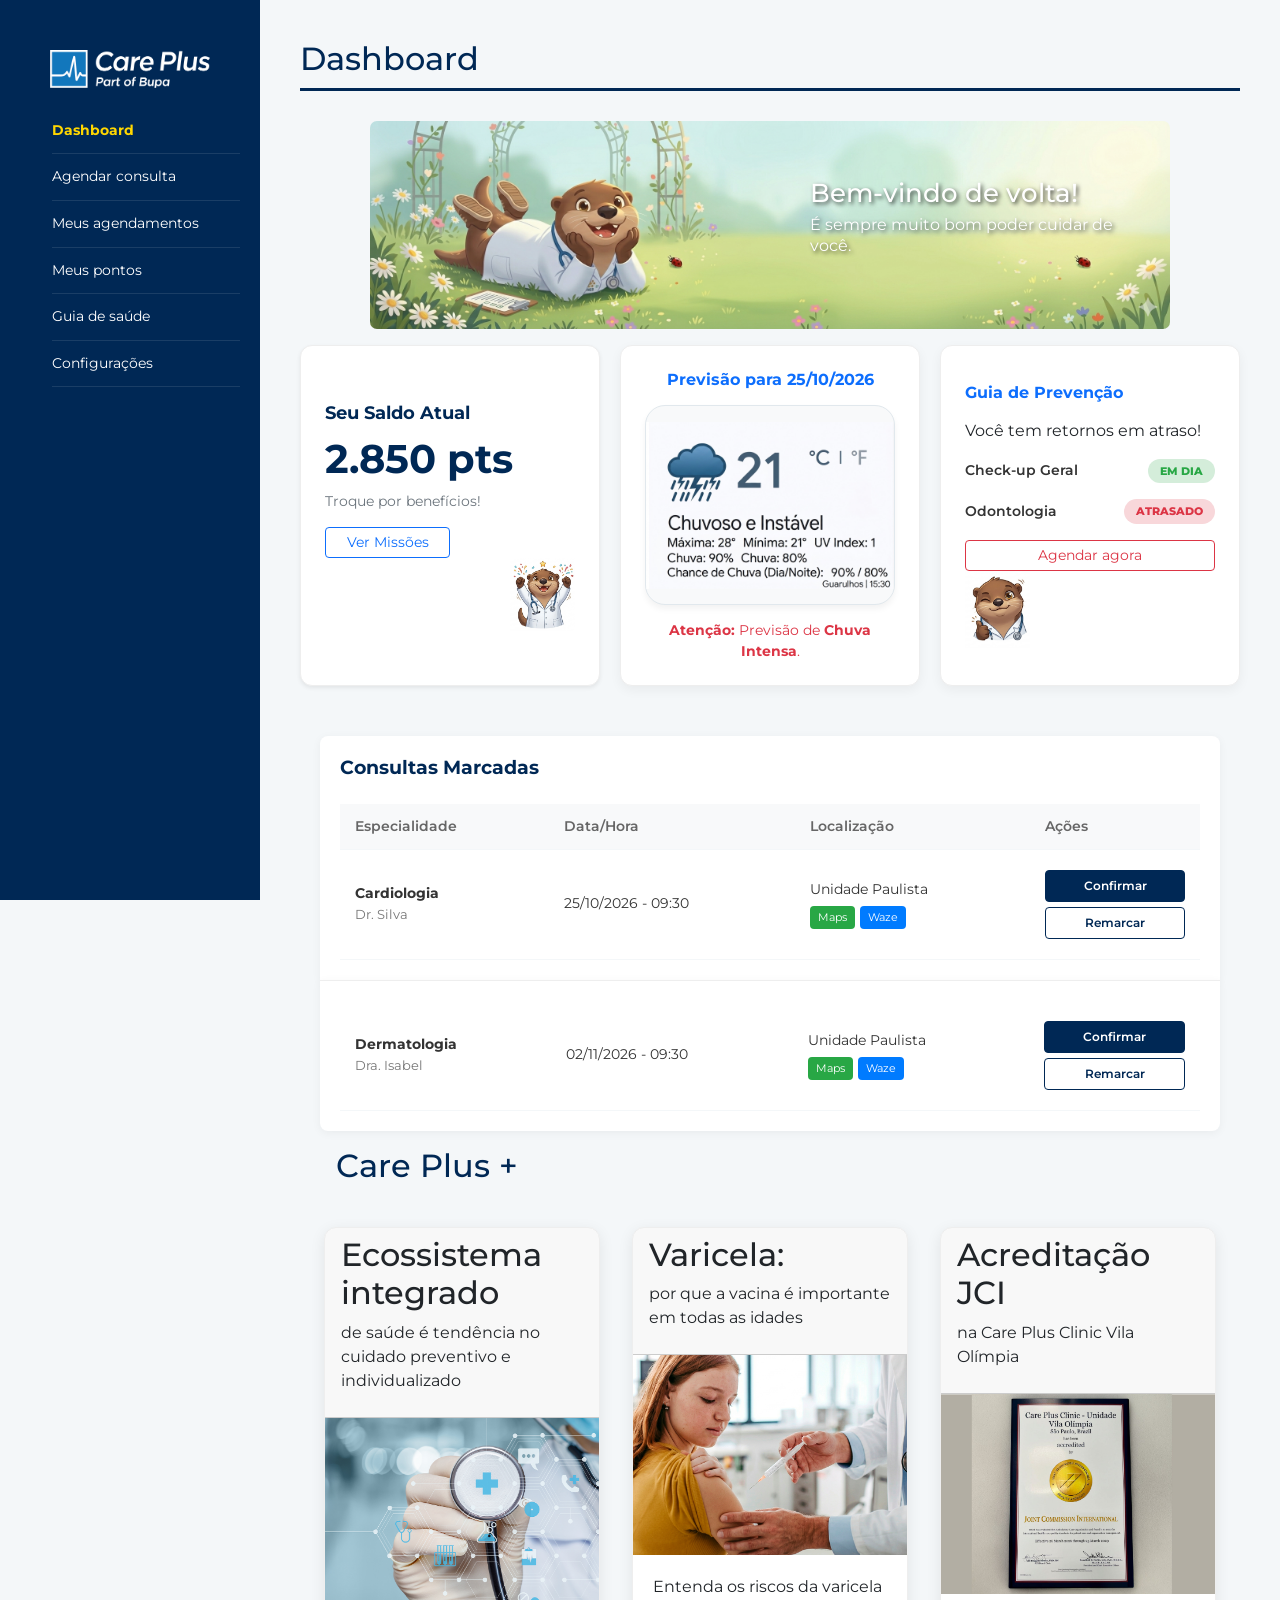
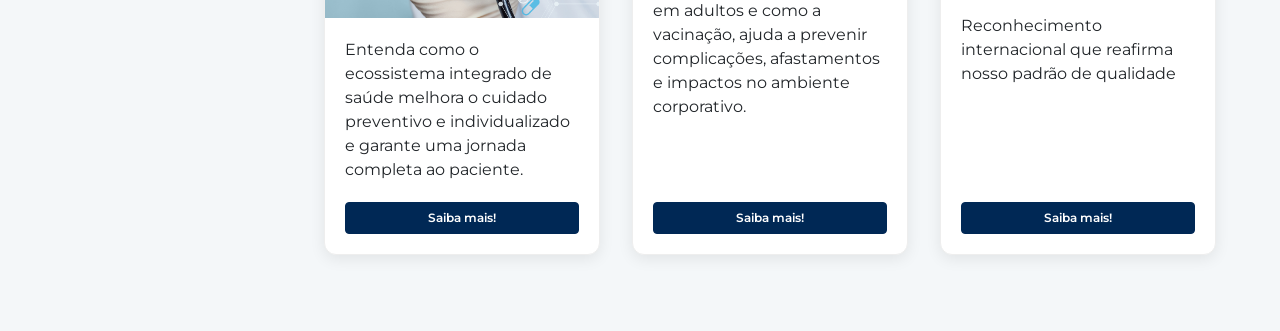
<file: index.html>
<!DOCTYPE html>
<html lang="pt-BR">

<head>
    <meta charset="UTF-8">
    <meta name="viewport" content="width=device-width, initial-scale=1.0">
    <link href="https://fonts.googleapis.com/css2?family=Montserrat:wght@400;700&display=swap" rel="stylesheet">
    <link href="https://cdn.jsdelivr.net/npm/bootstrap@5.3.3/dist/css/bootstrap.min.css" rel="stylesheet"
        integrity="sha384-QWTKZyjpPEjISv5WaRU9OFeRpok6YctnYmDr5pNlyT2bRjXh0JMhjY6hW+ALEwIH" crossorigin="anonymous">
    <link rel="stylesheet" href="./src/css/style.css">
    <title>Care Plus</title>
</head>

<body>
    <!-- Hamburger Button (mobile only) -->
    <button id="hamburger-btn" class="hamburger-btn" aria-label="Abrir menu" aria-expanded="false" aria-controls="sidebar">
        <span></span>
        <span></span>
        <span></span>
    </button>
    <!-- Overlay escuro ao abrir o menu -->
    <div id="sidebar-overlay" class="sidebar-overlay"></div>

    <nav class="sidebar" id="sidebar">
        <a href="#" class="logo"><img src="./src/img/logo.png"></a>
        <ul class="sidebar-menu">
            <li><a href="./index.html" class="active">Dashboard</a></li>
            <li><a href="./Agendar-consulta.html"> Agendar consulta</a></li>
            <li><a href="./Agendamento.html">Meus agendamentos</a></li>
            <li><a href="./Pagina-pontos.html">Meus pontos</a></li>
            <li><a href="./Guia-de-saude.html">Guia de saúde</a></li>
            <li><a href="./Configuracoes.html">Configurações</a></li>
        </ul>
    </nav>

    <main class="content">
        <h1 class="page-title">Dashboard</h1>
        <div class="title-underline"></div>
        <!-- Hero -->
        <div class="container-imagem">
            <img src="./src/img/Hero-banner.png" alt="Descrição">
            <div class="texto-sobreposto">
                <h2>Bem-vindo de volta!</h2>
                <p>É sempre muito bom poder cuidar de você.</p>
            </div>
        </div>

        <!-- Resumo do Dashboard usando Grid do Bootstrap -->
        <div class="container-topo">
            <!-- Card de Saldo de Pontos -->
            <div class="card-topo">
                <div class="balance-card h-100 p-4 d-flex flex-column justify-content-center shadow-sm">
                    <p class="balance-label mb-2">Seu Saldo Atual</p>
                    <h2 class="balance-value mb-2" style="font-size: 2.5rem;">2.850 pts</h2>
                    <p class="balance-footer mb-0">Troque por benefícios!</p>
                    <a href="./Pagina-pontos.html" class="btn btn-sm btn-outline-primary mt-3 w-50">Ver Missões</a>
                    <div class="mascote-pontos"><img src="./src/img/emoji-pontos.png"></div>
                </div>
            </div>

            <!-- Card de Previsão do Tempo (Movido para o grid) -->
            <div class="card-topo">
                <div class="booking-card weather-card h-100 p-4 d-flex flex-column justify-content-center">
                    <h3 class="fs-6 text-primary fw-bold mb-3">Previsão para <span id="weather-date">25/10/2026</span>
                    </h3>

                    <div class="weather-info text-center">
                        <div id="weather-visual">
                            <img src="./src/img/chuvoso.png" id="weather-img" alt="Clima">
                        </div>

                        <p class="weather-alert mt-2 mb-0" id="weather-text" style="font-size: 0.85rem;">
                            <strong>Atenção:</strong> Previsão de <strong>Chuva Intensa</strong>.
                        </p>
                    </div>
                </div>
            </div>

            <!-- Card de Status do Guia de Saúde -->
            <div class="card-topo">
                <div class="booking-card h-100 p-4 d-flex flex-column justify-content-center">
                    <h3 class="fs-6 text-primary fw-bold mb-3">Guia de Prevenção</h3>
                    <p>Você tem retornos em atraso!</p>
                    <div class="d-flex justify-content-between align-items-center mb-3">
                        <span class="fw-semibold" style="font-size: 0.9rem; color: #333;">Check-up Geral</span>
                        <span class="status-badge status-on-time">EM DIA</span>
                    </div>
                    <div class="d-flex justify-content-between align-items-center">
                        <span class="fw-semibold" style="font-size: 0.9rem; color: #333;">Odontologia</span>
                        <span class="status-badge status-late">ATRASADO</span>
                    </div>
                    <a href="./Agendar-consulta.html" class="btn btn-sm btn-outline-danger mt-3 w-100">Agendar
                        agora</a>
                    <div class="mascote-guia">
                        <img src="./src/img/emojis2.png"></img>
                    </div>
                </div>
            </div>
        </div>

        <!-- Container para aproximar os cards -->
        <div class="cards-container">
            <!-- Primeiro Card (com título) -->
            <div class="appointment-card">
                <h2 class="card-subtitle">Consultas Marcadas</h2>
                <table class="appointment-table">
                    <thead class="table-header">
                        <tr>
                            <th>Especialidade</th>
                            <th>Data/Hora</th>
                            <th>Localização</th>
                            <th>Ações</th>
                        </tr>
                    </thead>
                    <tbody>
                        <tr class="table-row">
                            <td class="specialty-info">
                                <strong>Cardiologia</strong>
                                <span>Dr. Silva</span>
                            </td>
                            <td class="data-hora-card">25/10/2026 - 09:30</td>
                            <td>
                                <div class="location-container">
                                    <span class="location-name">Unidade Paulista</span>
                                    <div class="map-buttons">
                                        <a href="https://www.google.com/maps/search/?api=1&query=-23.5534,-46.6558"
                                            target="_blank" rel="noopener noreferrer" class="btn-tag btn-maps">Maps</a>
                                        <a href="https://waze.com/ul?ll=-23.5534,-46.6558&navigate=yes" target="_blank"
                                            rel="noopener noreferrer" class="btn-tag btn-waze">Waze</a>
                                    </div>
                                </div>
                            </td>
                            <td>
                                <div class="action-buttons">
                                    <button class="btn-action btn-confirm"
                                        onclick="mostrarConfirmacao()">Confirmar</button>
                                    <button class="btn-action btn-reschedule"
                                        onclick="abrirRemarcar(this)">Remarcar</button>
                                </div>
                            </td>
                        </tr>
                    </tbody>
                </table>
            </div>

            <!-- Segundo Card (sem título repetido, colado ao de cima) -->
            <div class="appointment-card no-title">
                <table class="appointment-table">
                    <tbody>
                        <tr class="table-row">
                            <td class="specialty-info">
                                <strong>Dermatologia</strong>
                                <span>Dra. Isabel</span>
                            </td>
                            <td class="data-hora-card">02/11/2026 - 09:30</td>
                            <td>
                                <div class="location-container">
                                    <span class="location-name">Unidade Paulista</span>
                                    <div class="map-buttons">
                                        <a href="https://www.google.com/maps/search/?api=1&query=-23.5534,-46.6558"
                                            target="_blank" rel="noopener noreferrer" class="btn-tag btn-maps">Maps</a>
                                        <a href="https://waze.com/ul?ll=-23.5534,-46.6558&navigate=yes" target="_blank"
                                            rel="noopener noreferrer" class="btn-tag btn-waze">Waze</a>
                                    </div>
                                </div>
                            </td>
                            <td>
                                <div class="action-buttons">
                                    <button class="btn-action btn-confirm"
                                        onclick="mostrarConfirmacao()">Confirmar</button>
                                    <button class="btn-action btn-reschedule"
                                        onclick="abrirRemarcar(this)">Remarcar</button>
                                </div>
                            </td>
                        </tr>
                    </tbody>
                </table>
            </div>

            <div class="container-bottom">
                <h1 class="page-title p-3">Care Plus +</h1>
                <div class="row">
                    <div class="col-lg-4 col-md-6 col-12 p-3">
                        <article class="card">
                            <header class="card-header">
                                <h2>Ecossistema integrado</h2>
                                <p>de saúde é tendência no cuidado preventivo e individualizado</p>
                            </header>
                            <img src="./src/img/adb32c8ff8721509fed67915687e9dc5dc187ed1.png"
                                alt="Ecossistema integrado de saúde">
                            <div class="card-body">
                                <p class="card-text">
                                    Entenda como o ecossistema integrado de saúde melhora o cuidado preventivo e
                                    individualizado e garante uma jornada completa ao paciente.
                                </p>
                                <div class="action-buttons">
                                    <a href="https://www.careplus.com.br/careplus-mais/ecossistema-integrado-de-saude-e-tendencia-no-cuidado-preventivo"
                                        class="btn btn-action btn-confirm">Saiba mais!</a>
                                </div>
                            </div>
                        </article>
                    </div>
                    <div class="col-lg-4 col-md-6 col-12 p-3">
                        <article class="card">
                            <header class="card-header">
                                <h2>Varicela:</h2>
                                <p>por que a vacina é importante em todas as idades</p>
                            </header>
                            <img src="./src/img/3e866a7a24cf7e8a4d8854680a88104a58f24cfa.png"
                                alt="Ecossistema integrado de saúde">
                            <div class="card-body">
                                <p class="card-text">
                                    Entenda os riscos da varicela em adultos e como a vacinação, ajuda a prevenir
                                    complicações, afastamentos e impactos no ambiente corporativo.
                                </p>
                                <div class="action-buttons">
                                    <a href="https://www.careplus.com.br/careplus-mais/varicela-por-que-a-vacina-e-importante-em-todas-as-idades"
                                        class="btn btn-action btn-confirm">Saiba mais!</a>
                                </div>
                            </div>
                        </article>
                    </div>
                    <div class="col-lg-4 col-md-6 col-12 p-3">
                        <article class="card">
                            <header class="card-header">
                                <h2>Acreditação JCI</h2>
                                <p>na Care Plus Clinic Vila Olímpia </p>
                            </header>
                            <img src="./src/img/638dde275ce7fde5e93590af9e7d59e9646ac11d.jpeg"
                                alt="Ecossistema integrado de saúde">
                            <div class="card-body">
                                <p class="card-text">
                                    Reconhecimento internacional que reafirma nosso padrão de qualidade
                                </p>
                                <div class="action-buttons">
                                    <a href="https://www.careplus.com.br/careplus-mais/acreditacao-jci-na-care-plus-clinic-vila-olimpia"
                                        class="btn btn-action btn-confirm">Saiba mais!</a>
                                </div>
                            </div>
                        </article>
                    </div>
                </div>
            </div>
        </div>
    </main>
    <script src="https://cdn.jsdelivr.net/npm/bootstrap@5.3.3/dist/js/bootstrap.bundle.min.js"
        integrity="sha384-YvpcrYf0tY3lHB60NNkmxc5s9fDVZLESaAA55NDzOxhy9GkcIdslK1eN7N6jIeHz"
        crossorigin="anonymous"></script>
    <!-- O Modal (Invisível por padrão) -->
    <div id="modalConfirmacao" class="modal">
        <div class="modal-content">
            <div class="icon-success">✓</div>
            <h2>Consulta Confirmada!</h2>
            <p>Seu agendamento na <strong>Rua Luís Coelho, 223</strong> foi confirmado com sucesso.</p>
            <button onclick="fecharModal()" class="btn-fechar">Entendido</button>
        </div>
    </div>
    <!-- Modal Remarcar -->
    <div id="modalRemarcar" class="modal">
        <div class="modal-content">
            <h3>Remarcar Consulta</h3>
            <p>Escolha a nova data para seu atendimento na <strong>Rua Luís Coelho, 223</strong>.</p>

            <!-- Campos de Seleção -->
            <div class="campos-container">
                <label for="novaData">Data:</label>
                <input type="date" id="novaData" class="input-minimalista">

                <label for="novoHorario">Horário:</label>
                <select id="novoHorario" class="input-minimalista">
                    <option value="09:00">09:00</option>
                    <option value="10:30">10:30</option>
                    <option value="14:00">14:00</option>
                    <option value="16:30">16:30</option>
                </select>
            </div>

            <!-- Área dos Botões -->
            <div class="modal-footer">
                <button type="button" class="btn-cancelar" onclick="fecharRemarcar()">Cancelar</button>
                <button type="button" class="btn-salvar" onclick="salvarRemarcacao()">Salvar Alteração</button>
            </div>
        </div>
    </div>
    <script src="./src/js/btnListener.js"></script>
    <script src="./src/js/modal.js"></script>
    <script src="./src/js/hamburger.js"></script>
</body>

</html>
</file>
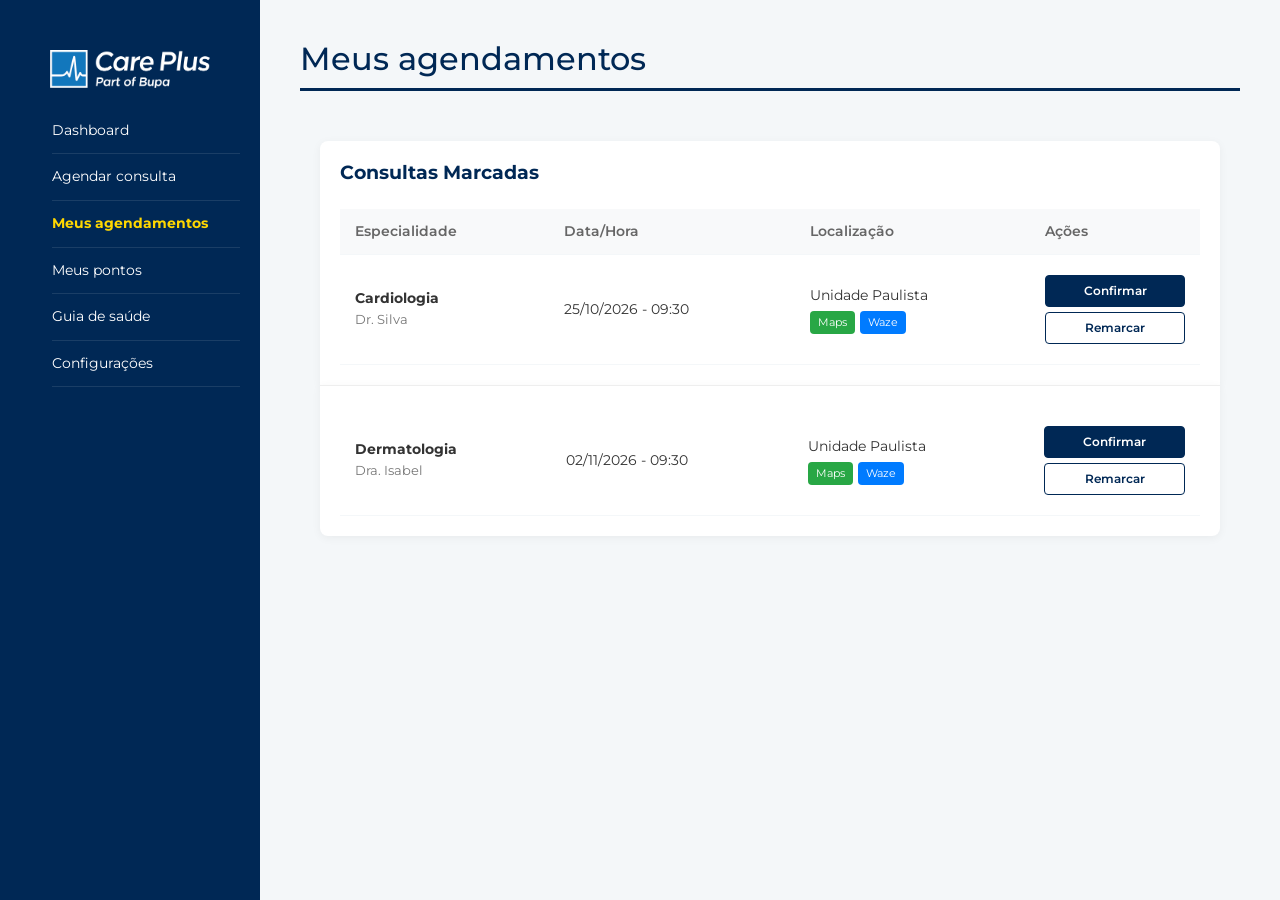
<file: Agendamento.html>
<!DOCTYPE html>
<html lang="pt-BR">

<head>
    <meta charset="UTF-8">
    <meta name="viewport" content="width=device-width, initial-scale=1.0">
    <link href="https://fonts.googleapis.com/css2?family=Montserrat:wght@400;700&display=swap" rel="stylesheet">
    <link href="https://cdn.jsdelivr.net/npm/bootstrap@5.3.3/dist/css/bootstrap.min.css" rel="stylesheet"
        integrity="sha384-QWTKZyjpPEjISv5WaRU9OFeRpok6YctnYmDr5pNlyT2bRjXh0JMhjY6hW+ALEwIH" crossorigin="anonymous">
    <link rel="stylesheet" href="./src/css/style.css">
    <title>Care Plus</title>
</head>

<body>
    <!-- Hamburger Button (mobile only) -->
    <button id="hamburger-btn" class="hamburger-btn" aria-label="Abrir menu" aria-expanded="false" aria-controls="sidebar">
        <span></span>
        <span></span>
        <span></span>
    </button>
    <!-- Overlay escuro ao abrir o menu -->
    <div id="sidebar-overlay" class="sidebar-overlay"></div>

    <nav class="sidebar" id="sidebar">
        <a href="./index.html" class="logo"><img src="./src/img/logo.png"></a>
        <ul class="sidebar-menu">
            <li><a href="./index.html">Dashboard</a></li>
            <li><a href="./Agendar-consulta.html"> Agendar consulta</a></li>
            <li><a href="./Agendamento.html" class="active"> Meus agendamentos</a></li>
            <li><a href="./Pagina-pontos.html">Meus pontos</a></li>
            <li><a href="./Guia-de-saude.html">Guia de saúde</a></li>
            <li><a href="./Configuracoes.html" ">Configurações</a></li>
    </ul>
</nav>

<main class=" content">
                    <h1 class="page-title">Meus agendamentos</h1>
                    <div class="title-underline"></div>

                    <!-- Container para aproximar os cards -->
                    <div class="cards-container">
                        <!-- Primeiro Card (com título) -->
                        <div class="appointment-card">
                            <h2 class="card-subtitle">Consultas Marcadas</h2>
                            <table class="appointment-table">
                                <thead class="table-header">
                                    <tr>
                                        <th>Especialidade</th>
                                        <th>Data/Hora</th>
                                        <th>Localização</th>
                                        <th>Ações</th>
                                    </tr>
                                </thead>
                                <tbody>
                                    <tr class="table-row">
                                        <td class="specialty-info">
                                            <strong>Cardiologia</strong>
                                            <span>Dr. Silva</span>
                                        </td>
                                        <td class="data-hora-card">25/10/2026 - 09:30</td>
                                        <td>
                                            <div class="location-container">
                                                <span class="location-name">Unidade Paulista</span>
                                                <div class="map-buttons">
                                                    <a href="https://www.google.com/maps/search/?api=1&query=-23.5566055,-46.6595955"
                                                        target="_blank" rel="noopener noreferrer"
                                                        class="btn-tag btn-maps">Maps</a>
                                                    <a href="https://waze.com/ul?ll=-23.5566055,-46.6595955&navigate=yes"
                                                        target="_blank" rel="noopener noreferrer"
                                                        class="btn-tag btn-waze">Waze</a>
                                                </div>
                                            </div>
                                        </td>
                                        <td>
                                            <div class="action-buttons">
                                                <button class="btn-action btn-confirm"
                                                    onclick="mostrarConfirmacao()">Confirmar</button>
                                                <button class="btn-action btn-reschedule"
                                                    onclick="abrirRemarcar(this)">Remarcar</button>
                                            </div>
                                        </td>
                                    </tr>
                                </tbody>
                            </table>
                        </div>

                        <!-- Segundo Card (sem título repetido, colado ao de cima) -->
                        <div class="appointment-card no-title">
                            <table class="appointment-table">
                                <tbody>
                                    <tr class="table-row">
                                        <td class="specialty-info">
                                            <strong>Dermatologia</strong>
                                            <span>Dra. Isabel</span>
                                        </td>
                                        <td class="data-hora-card">02/11/2026 - 09:30</td>
                                        <td>
                                            <div class="location-container">
                                                <span class="location-name">Unidade Paulista</span>
                                                <div class="map-buttons">
                                                    <a href="https://www.google.com/maps/search/?api=1&query=-23.5566055,-46.6595955"
                                                        target="_blank" rel="noopener noreferrer"
                                                        class="btn-tag btn-maps">Maps</a>
                                                    <a href="https://waze.com/ul?ll=-23.5566055,-46.6595955&navigate=yes"
                                                        target="_blank" rel="noopener noreferrer"
                                                        class="btn-tag btn-waze">Waze</a>
                                                </div>
                                            </div>
                                        </td>
                                        <td>
                                            <div class="action-buttons">
                                                <button class="btn-action btn-confirm"
                                                    onclick="mostrarConfirmacao()">Confirmar</button>
                                                <button class="btn-action btn-reschedule"
                                                    onclick="abrirRemarcar(this)">Remarcar</button>
                                            </div>
                                        </td>
                                    </tr>
                                </tbody>
                            </table>
                        </div>


                        <div id="modalConfirmacao" class="modal">
                            <div class="modal-content">
                                <div class="icon-success">✓</div>
                                <h2>Consulta Confirmada!</h2>
                                <p>Seu agendamento na <strong>Rua Luís Coelho, 223</strong> foi confirmado com sucesso.
                                </p>
                                <button onclick="fecharModal()" class="btn-fechar">Entendido</button>
                            </div>
                        </div>
                        <!-- Modal Remarcar -->
                        <div id="modalRemarcar" class="modal">
                            <div class="modal-content">
                                <h3>Remarcar Consulta</h3>
                                <p>Escolha a nova data para seu atendimento na <strong>Rua Luís Coelho, 223</strong>.
                                </p>

                                <!-- Campos de Seleção -->
                                <div class="campos-container">
                                    <label for="novaData">Data:</label>
                                    <input type="date" id="novaData" class="input-minimalista">

                                    <label for="novoHorario">Horário:</label>
                                    <select id="novoHorario" class="input-minimalista">
                                        <option value="09:00">09:00</option>
                                        <option value="10:30">10:30</option>
                                        <option value="14:00">14:00</option>
                                        <option value="16:30">16:30</option>
                                    </select>
                                </div>

                                <!-- Área dos Botões -->
                                <div class="modal-footer">
                                    <button type="button" class="btn-cancelar"
                                        onclick="fecharRemarcar()">Cancelar</button>
                                    <button type="button" class="btn-salvar" onclick="salvarRemarcacao()">Salvar
                                        Alteração</button>
                                </div>
                            </div>
                        </div>
                        <script src="https://cdn.jsdelivr.net/npm/bootstrap@5.3.3/dist/js/bootstrap.bundle.min.js"
                            integrity="sha384-YvpcrYf0tY3lHB60NNkmxc5s9fDVZLESaAA55NDzOxhy9GkcIdslK1eN7N6jIeHz"
                            crossorigin="anonymous"></script>
                        <script src="./src/js/btnListener.js"></script>
                        <script src="./src/js/modal.js"></script>
                        <script src="./src/js/hamburger.js"></script>
</body>

</html>
</file>
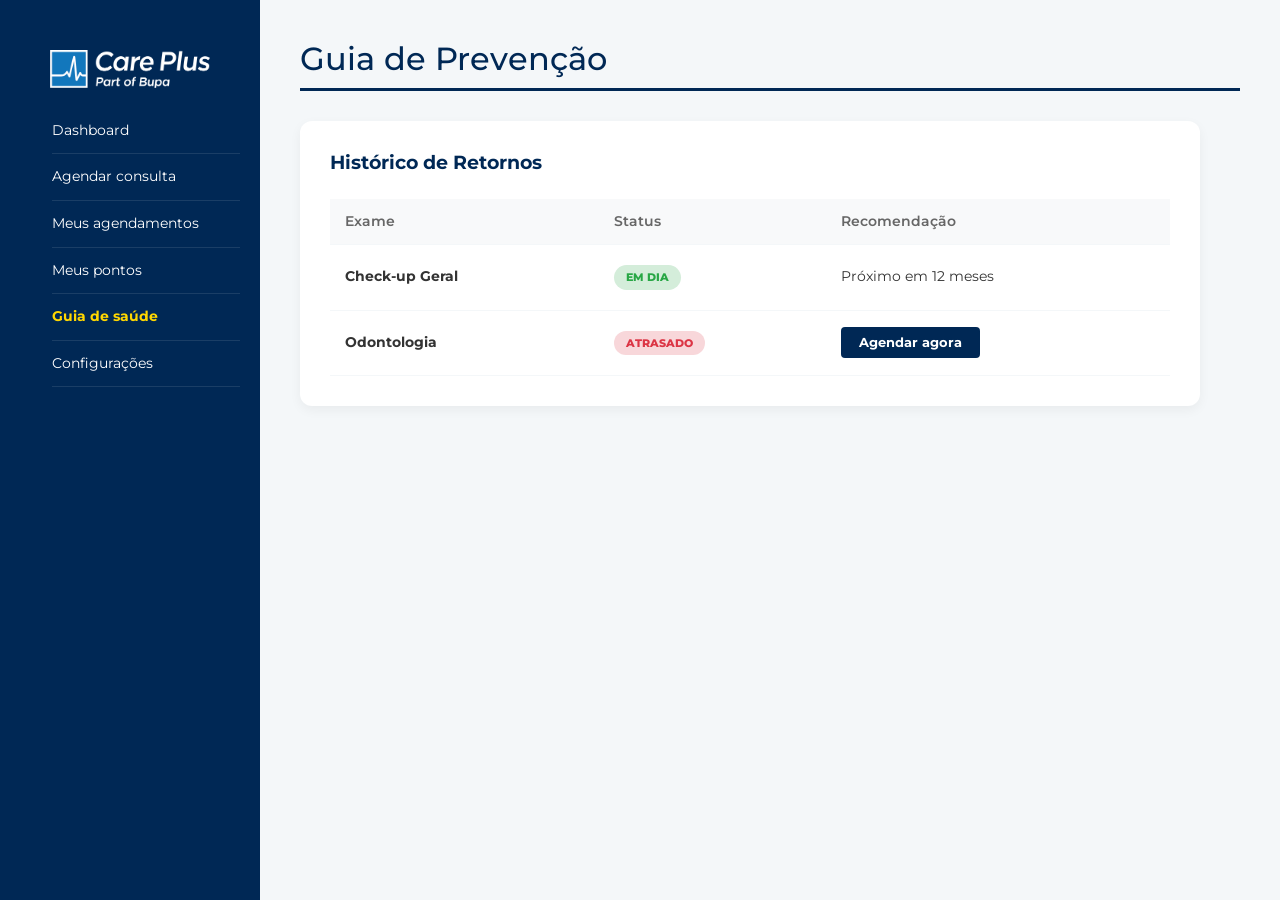
<file: Guia-de-saude.html>
<!DOCTYPE html>
<html lang="pt-BR">

<head>
    <meta charset="UTF-8">
    <meta name="viewport" content="width=device-width, initial-scale=1.0">
    <link href="https://fonts.googleapis.com/css2?family=Montserrat:wght@400;700&display=swap" rel="stylesheet">
    <link href="https://cdn.jsdelivr.net/npm/bootstrap@5.3.3/dist/css/bootstrap.min.css" rel="stylesheet"
        integrity="sha384-QWTKZyjpPEjISv5WaRU9OFeRpok6YctnYmDr5pNlyT2bRjXh0JMhjY6hW+ALEwIH" crossorigin="anonymous">
    <link rel="stylesheet" href="./src/css/style.css">
    <title>Care Plus</title>
</head>

<body>
    <!-- Hamburger Button (mobile only) -->
    <button id="hamburger-btn" class="hamburger-btn" aria-label="Abrir menu" aria-expanded="false" aria-controls="sidebar">
        <span></span>
        <span></span>
        <span></span>
    </button>
    <!-- Overlay escuro ao abrir o menu -->
    <div id="sidebar-overlay" class="sidebar-overlay"></div>

    <nav class="sidebar" id="sidebar">
        <a href="./index.html" class="logo"><img src="./src/img/logo.png"></a>
        <ul class="sidebar-menu">
            <li><a href="./index.html">Dashboard</a></li>
            <li><a href="./Agendar-consulta.html"> Agendar consulta</a></li>
            <li><a href="./Agendamento.html">Meus agendamentos</a></li>
            <li><a href="./Pagina-pontos.html">Meus pontos</a></li>
            <li><a href="./Guia-de-saude.html" class="active">Guia de saúde</a></li>
            <li><a href="./Configuracoes.html">Configurações</a></li>
        </ul>
    </nav>

    <main class="content">
        <h1 class="page-title">Guia de Prevenção</h1>
        <div class="title-underline"></div>

        <!-- Card de Histórico de Retornos -->
        <div class="prevention-card">
            <h2 class="card-subtitle">Histórico de Retornos</h2>

            <table class="history-table">
                <thead class="table-header">
                    <tr>
                        <th>Exame</th>
                        <th>Status</th>
                        <th>Recomendação</th>
                    </tr>
                </thead>
                <tbody>
                    <!-- Linha: Check-up Geral -->
                    <tr class="table-row">
                        <td><strong>Check-up Geral</strong></td>
                        <td><span class="status-badge status-on-time">EM DIA</span></td>
                        <td>Próximo em 12 meses</td>
                    </tr>

                    <!-- Linha: Odontologia -->
                    <tr class="table-row">
                        <td><strong>Odontologia</strong></td>
                        <td><span class="status-badge status-late">ATRASADO</span></td>
                        <td>
                            <a href="./Agendar-consulta.html" class="btn-schedule-now">Agendar agora</a>
                        </td>
                    </tr>
                </tbody>
            </table>
        </div>
    </main>
    <script src="https://cdn.jsdelivr.net/npm/bootstrap@5.3.3/dist/js/bootstrap.bundle.min.js"
        integrity="sha384-YvpcrYf0tY3lHB60NNkmxc5s9fDVZLESaAA55NDzOxhy9GkcIdslK1eN7N6jIeHz"
        crossorigin="anonymous"></script>
    <script src="./src/js/hamburger.js"></script>
</body>

</html>
</file>
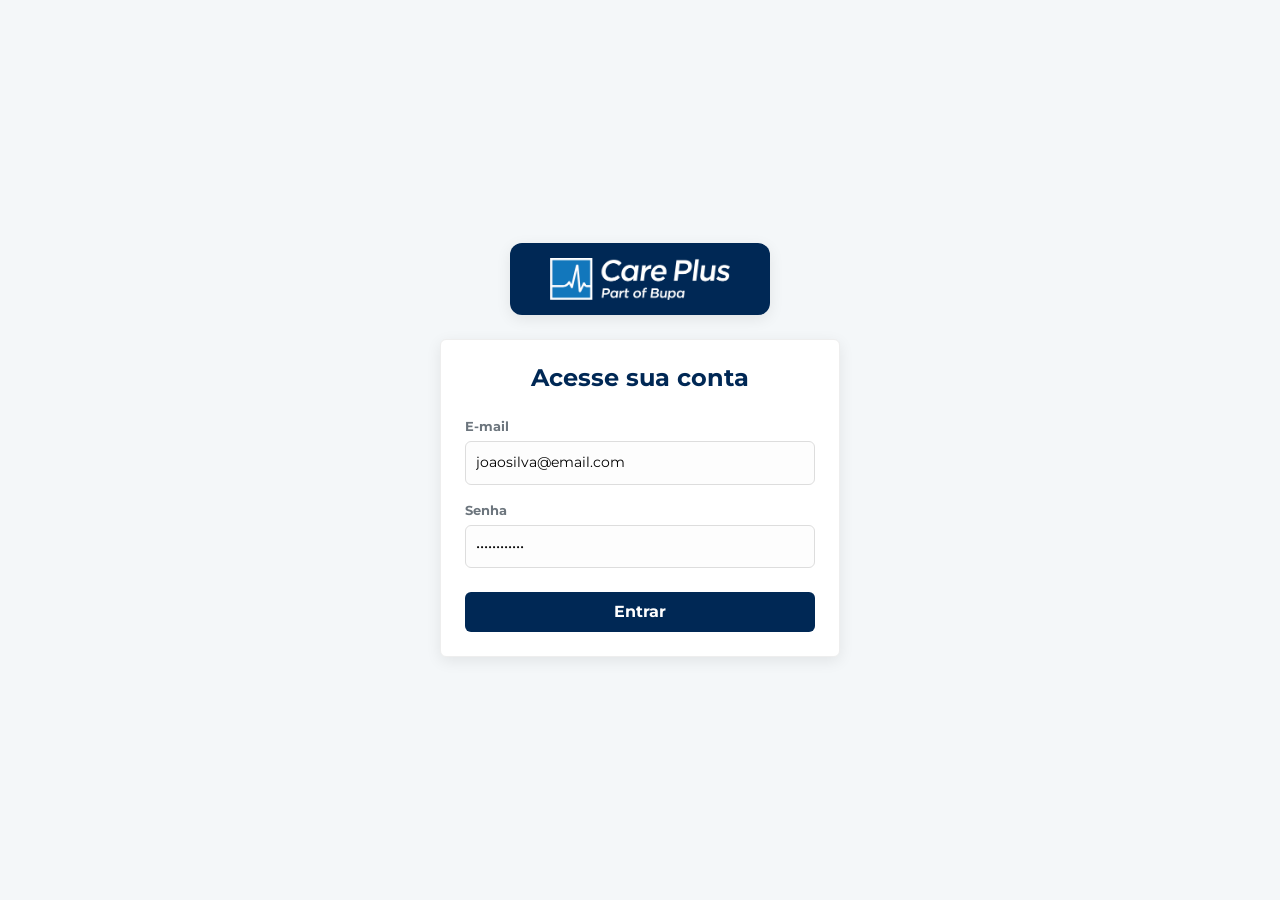
<file: login.html>
<!DOCTYPE html>
<html lang="pt-BR">

<head>
    <meta charset="UTF-8">
    <meta name="viewport" content="width=device-width, initial-scale=1.0">
    <link href="https://fonts.googleapis.com/css2?family=Montserrat:wght@400;700&display=swap" rel="stylesheet">
    <link href="https://cdn.jsdelivr.net/npm/bootstrap@5.3.3/dist/css/bootstrap.min.css" rel="stylesheet"
        integrity="sha384-QWTKZyjpPEjISv5WaRU9OFeRpok6YctnYmDr5pNlyT2bRjXh0JMhjY6hW+ALEwIH" crossorigin="anonymous">
    <link rel="stylesheet" href="./src/css/style.css">
    <title>Care Plus</title>
</head>
<body>
    <div class="container-fluid d-flex flex-column justify-content-center align-items-center vh-100 py-5">
        
        <div class="care-plus-logo mb-4 text-center">
            <img src="./src/img/logo.png" alt="Care Plus Logo" style="max-width: 180px;">
        </div>

        <section class="card-login p-4 rounded bg-white">
            <h2 class="mb-4 text-center fw-bold">Acesse sua conta</h2>
            <form id="form-login">
                <div class="custom-form-group mb-3">
                    <label for="email">E-mail</label>
                    <input type="email" id="email" name="email" value="joaosilva@email.com" required>
                </div>
                <div class="custom-form-group mb-4">
                    <label for="password">Senha</label>
                    <input type="password" id="password" name="password" value="joaosilva123" required>
                </div>
                <div class="action-buttons">
                    <button type="button" id="btn-login" class="btn-login w-100 py-2 rounded fw-bold">Entrar</button>
                </div>
            </form>
        </section>
    </div>
    <script src="./src/js/btnListener.js"></script>
</body>
</html>
</file>
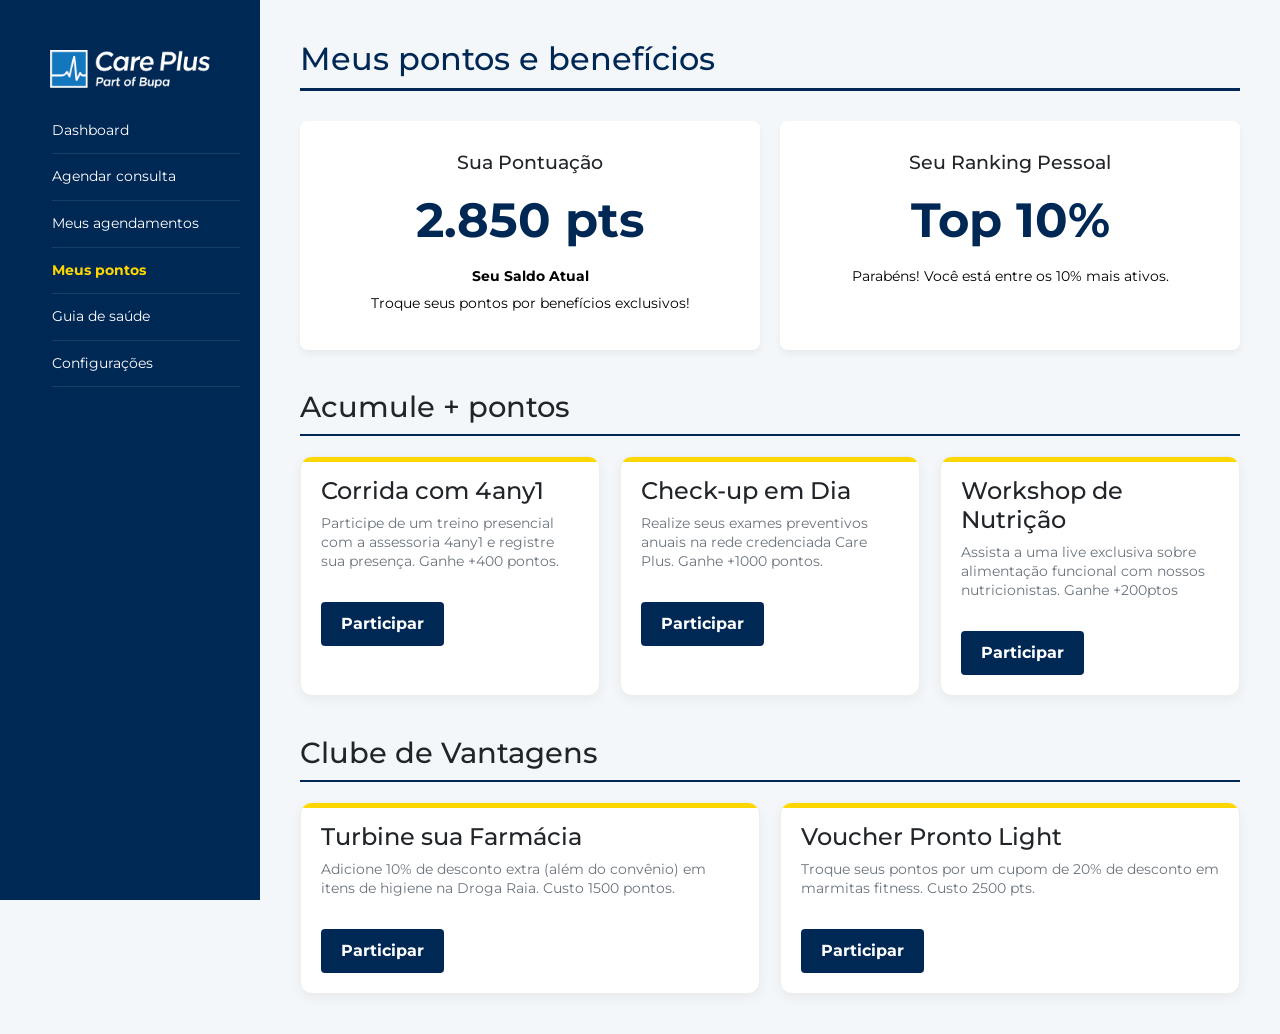
<file: Pagina-pontos.html>
<!DOCTYPE html>
<html lang="pt-BR">

<head>
    <meta charset="UTF-8">
    <meta name="viewport" content="width=device-width, initial-scale=1.0">
    <link href="https://fonts.googleapis.com/css2?family=Montserrat:wght@400;700&display=swap" rel="stylesheet">
    <link href="https://cdn.jsdelivr.net/npm/bootstrap@5.3.3/dist/css/bootstrap.min.css" rel="stylesheet"
        integrity="sha384-QWTKZyjpPEjISv5WaRU9OFeRpok6YctnYmDr5pNlyT2bRjXh0JMhjY6hW+ALEwIH" crossorigin="anonymous">
    <link rel="stylesheet" href="./src/css/style.css">
    <title>Care Plus</title>
</head>

<body>
    <!-- Hamburger Button (mobile only) -->
    <button id="hamburger-btn" class="hamburger-btn" aria-label="Abrir menu" aria-expanded="false" aria-controls="sidebar">
        <span></span>
        <span></span>
        <span></span>
    </button>
    <!-- Overlay escuro ao abrir o menu -->
    <div id="sidebar-overlay" class="sidebar-overlay"></div>

    <nav class="sidebar" id="sidebar">
        <a href="./index.html" class="logo"><img src="./src/img/logo.png"></a>
        <ul class="sidebar-menu">
            <li><a href="./index.html">Dashboard</a></li>
            <li><a href="./Agendar-consulta.html"> Agendar consulta</a></li>
            <li><a href="./Agendamento.html">Meus agendamentos</a></li>
            <li><a href="./Pagina-pontos.html" class="active">Meus pontos</a></li>
            <li><a href="./Guia-de-saude.html">Guia de saúde</a></li>
            <li><a href="./Configuracoes.html">Configurações</a></li>
        </ul>
    </nav>

    <main class="content">
        <h1 class="page-title">Meus pontos e benefícios</h1>
        <div class="title-underline"></div>

        <main>
            <div class="top-cards">
                <div class="card-stat">
                    <h3>Sua Pontuação</h3>
                    <div class="value">2.850 pts</div>
                    <p><strong>Seu Saldo Atual</strong></p>
                    <p>Troque seus pontos por benefícios exclusivos!</p>
                </div>
                <div class="card-stat">
                    <h3>Seu Ranking Pessoal</h3>
                    <div class="value">Top 10%</div>
                    <p>Parabéns! Você está entre os 10% mais ativos.</p>
                </div>
            </div>

            <h2 class="section-title">Acumule + pontos</h2>
            <div class="grid-cards">
                <div class="card-activity">
                    <div>
                        <h4>Corrida com 4any1</h4>
                        <p>Participe de um treino presencial com a assessoria 4any1 e registre sua presença. Ganhe +400
                            pontos.</p>
                    </div>
                    <button class="btn-participar">Participar</button>
                    <p class="mensagem-sucesso hidden">
                        ✓ Inscrição realizada com sucesso! Siga os passos enviados para seu e-mail.
                    </p>
                </div>
                <div class="card-activity">
                    <div>
                        <h4>Check-up em Dia</h4>
                        <p>Realize seus exames preventivos anuais na rede credenciada Care Plus. Ganhe +1000 pontos.</p>
                    </div>
                    <button class="btn-participar">Participar</button>
                    <p class="mensagem-sucesso hidden">
                        ✓ Inscrição realizada com sucesso! Siga os passos enviados para seu e-mail.
                    </p>
                </div>
                <div class="card-activity">
                    <div>
                        <h4>Workshop de Nutrição</h4>
                        <p>Assista a uma live exclusiva sobre alimentação funcional com nossos nutricionistas. Ganhe
                            +200ptos</p>
                    </div>
                    <button class="btn-participar">Participar</button>
                    <p class="mensagem-sucesso hidden">
                        ✓ Inscrição realizada com sucesso! Siga os passos enviados para seu e-mail.
                    </p>
                </div>
            </div>

            <h2 class="section-title">Clube de Vantagens</h2>
            <div class="grid-rewards">
                <div class="card-activity">
                    <div>
                        <h4>Turbine sua Farmácia</h4>
                        <p>Adicione 10% de desconto extra (além do convênio) em itens de higiene na Droga Raia. Custo
                            1500 pontos.</p>
                    </div>
                    <button class="btn-participar">Participar</button>
                    <p class="mensagem-sucesso hidden">
                        ✓ Inscrição realizada com sucesso! Siga os passos enviados para seu e-mail.
                    </p>
                </div>
                <div class="card-activity">
                    <div>
                        <h4>Voucher Pronto Light</h4>
                        <p>Troque seus pontos por um cupom de 20% de desconto em marmitas fitness. Custo 2500 pts.</p>
                    </div>
                    <button class="btn-participar">Participar</button>
                    <p class="mensagem-sucesso hidden">
                        ✓ Inscrição realizada com sucesso! Siga os passos enviados para seu e-mail.
                    </p>
                </div>
            </div>
        </main>


    </main>
    <script src="./src/js/btnListener.js"></script>
    <script src="https://cdn.jsdelivr.net/npm/bootstrap@5.3.3/dist/js/bootstrap.bundle.min.js"
        integrity="sha384-YvpcrYf0tY3lHB60NNkmxc5s9fDVZLESaAA55NDzOxhy9GkcIdslK1eN7N6jIeHz"
        crossorigin="anonymous"></script>
    <script src="./src/js/hamburger.js"></script>
</body>

</html>
</file>
<file: src/css/style.css>
:root {
    /* Cores Principais */
    --azul-escuro: #002855;
    --azul-hover: #003d80;
    --azul-tag: #007bff;
    --verde-tag: #28a745;
    --verde-hover: #218838;
    --dourado: #FFD700;
    --vermelho-danger: #dc3545;

    /* Tons de Fundo e Texto */
    --cinza-fundo: #f4f7f9;
    --cinza-claro: #f8f9fa;
    --cinza-borda: #eee;
    --cinza-texto-suave: #6c757d;
    --cinza-texto-escuro: #666;
    --branco: #ffffff;

    /* Sombras e Transparências */
    --sombra-leve: 0 4px 12px rgba(0, 0, 0, 0.05);
    --sombra-card: 0 4px 15px rgba(0, 0, 0, 0.08);
}

* {
    margin: 0;
    padding: 0;
    box-sizing: border-box;
    font-family: 'Montserrat', sans-serif;
}

body {
    display: flex;
    background-color: var(--cinza-fundo);
    min-height: 100vh;
    flex-direction: row;
}

img {
    max-width: 100%;
    height: auto;
}

/* SIDEBAR */
.sidebar {
    width: 260px;
    background-color: var(--azul-escuro);
    color: var(--branco);
    padding: 30px 20px;
    height: 100vh;
    position: fixed;
    z-index: 1000;
    transition: transform 0.3s ease;
}

/* HAMBURGER BUTTON */
.hamburger-btn {
    display: none;
    position: fixed;
    top: 15px;
    left: 15px;
    z-index: 1100;
    background: var(--azul-escuro);
    border: none;
    border-radius: 8px;
    padding: 10px 12px;
    cursor: pointer;
    flex-direction: column;
    gap: 5px;
    box-shadow: 0 2px 8px rgba(0,0,0,0.3);
    transition: background 0.2s ease;
}

.hamburger-btn:hover {
    background: var(--azul-hover);
}

.hamburger-btn span {
    display: block;
    width: 22px;
    height: 2px;
    background: var(--branco);
    border-radius: 2px;
    transition: transform 0.3s ease, opacity 0.3s ease;
}

.hamburger-btn.active span:nth-child(1) {
    transform: translateY(7px) rotate(45deg);
}

.hamburger-btn.active span:nth-child(2) {
    opacity: 0;
}

.hamburger-btn.active span:nth-child(3) {
    transform: translateY(-7px) rotate(-45deg);
}

/* OVERLAY escuro ao abrir o menu */
.sidebar-overlay {
    display: none;
    position: fixed;
    inset: 0;
    background: rgba(0,0,0,0.45);
    z-index: 999;
    backdrop-filter: blur(2px);
    animation: fadeInOverlay 0.3s ease;
}

.sidebar-overlay.active {
    display: block;
}

@keyframes fadeInOverlay {
    from { opacity: 0; }
    to   { opacity: 1; }
}


.sidebar-menu {
    list-style: none;
}

.sidebar-menu a {
    color: var(--branco);
    text-decoration: none;
    display: block;
    padding: 12px 0;
    border-bottom: 1px solid rgba(255, 255, 255, 0.1);
    font-size: 0.9rem;
}

.sidebar-menu a.active {
    color: var(--dourado);
    font-weight: 700;
}

/* CONTENT AREA */
.logo {
    display: block;
    padding: 20px;
    text-decoration: none;
    font-weight: 700;
    font-size: 24px;
    /* Se for texto */
    color: var(--branco);
    text-align: center;
}

/* Se você estiver usando uma IMAGEM para a logo */
.logo img {
    width: 100%;
    /* Ela tenta preencher o container... */
    max-width: 160px;
    /* ...mas para exatamente em 160px (tamanho ideal) */
    height: auto;
    /* ISSO evita que a imagem estique ou achate */
    object-fit: contain;
    /* Garante que a imagem caiba sem cortes */
    display: block;
    margin: 0 auto;
    /* Centraliza na sidebar */
}

.content {
    margin-left: 260px;
    padding: 40px;
    width: calc(100% - 260px);
}

.page-title {
    color: var(--azul-escuro);
    font-size: 2rem;
    margin-bottom: 10px;
}

.title-underline {
    height: 3px;
    background: var(--azul-escuro);
    width: 100%;
    margin-bottom: 30px;
}

/* CARDS PROXIMITY */
.cards-container {
    display: flex;
    flex-direction: column;
    /* Mantém os cards um abaixo do outro */
    align-items: center;
    /* Centraliza os itens horizontalmente */
    width: 100%;
    /* Garante que o container use a largura total */
    padding: 20px;
    /* Espaçamento para não encostar nas bordas da tela */
}

/* Gap 0 para ficarem colados */

.appointment-card {
    background: var(--branco);
    padding: 20px;
    max-width: 900px;
    /* Define um limite de largura para o card */
    width: 100%;
    /* Faz ele ser responsivo até atingir o max-width */
    box-shadow: 0 2px 10px rgba(0, 0, 0, 0.05);
    /* Mantendo suas bordas arredondadas originais */
    border-radius: 8px 8px 0 0;
}

.appointment-card.no-title {
    border-radius: 0 0 8px 8px;
    /* Mantém o efeito de "colado" no de cima */
    border-top: 1px solid var(--cinza-borda);
}

.card-subtitle {
    color: var(--azul-escuro);
    font-size: 1.1rem;
    margin-bottom: 20px;
}

/* TABLE STYLES */
.appointment-table {
    width: 100%;
    border-collapse: collapse;
}

.table-header th {
    text-align: left;
    padding: 10px;
    color: var(--cinza-texto-escuro);
    font-size: 0.8rem;
    border-bottom: 1px solid var(--cinza-borda);
}

.table-row td {
    padding: 15px 10px;
    border-bottom: 1px solid var(--cinza-claro);
    font-size: 0.9rem;
}

.specialty-info strong {
    display: block;
}

.specialty-info span {
    font-size: 0.8rem;
    color: #777;
}

/* BUTTONS */
.map-buttons {
    display: flex;
    gap: 5px;
    margin-top: 5px;
}

.btn-tag {
    padding: 3px 8px;
    border-radius: 4px;
    color: var(--branco);
    font-size: 0.7rem;
    text-decoration: none;
}

/* Suas classes atuais (ajustadas) */
.btn-maps {
    background: var(--verde-tag);
    transition: opacity 0.3s ease;
    cursor: pointer;
}

.btn-waze {
    background: var(--azul-tag);
    transition: opacity 0.3s ease;
    cursor: pointer;
}

/* O QUE ESTAVA FALTANDO: O gatilho do mouse */
.btn-maps:hover,
.btn-waze:hover {
    opacity: 0.7;
    /* Aqui você define o nível de translucidez */
}

.action-buttons {
    display: flex;
    flex-direction: column;
    gap: 5px;
}

.btn-action {
    padding: 6px;
    border-radius: 4px;
    border: 1px solid var(--azul-escuro);
    font-weight: 600;
    cursor: pointer;
    font-size: 0.75rem;
}

.btn-confirm {
    background: var(--azul-escuro);
    border-color: var(--azul-escuro);
    color: var(--branco);
    transition: opacity 0.3s ease;
    /* Adicionado */
    cursor: pointer;

}


.btn-confirm:hover {
    opacity: 0.7;
    cursor: pointer;
    /* Garante que o cursor de "mãozinha" apareça */
    transition: opacity 0.3s ease;
    border-color: var(--azul-escuro);

}

.btn-confirm.confirmado {
    background-color: #f0fdf4 !important;
    /* Verde bem claro de fundo */
    color: var(--azul-tag) !important;
    /* Verde escuro para o texto */
    border: 1px solid var(--azul-tag) !important;
    cursor: default;
    pointer-events: none;
    /* Garante que o usuário não consiga clicar mais */
}

.btn-reschedule {
    background: var(--branco);
    color: var(--azul-escuro);
    transition: opacity 0.3s ease;
    /* Adicionado */
    cursor: pointer;
    /* Adicionado */
}

.btn-reschedule:hover {
    background-color: var(--azul-hover);
    color: var(--branco);
    border-color: var(--azul-hover);
    opacity: 0.7;
}

.points-dashboard {
    display: flex;
    justify-content: space-between;
    align-items: flex-start;
    gap: 40px;
    max-width: 1000px;
}

.points-info {
    flex: 2;
    display: flex;
    flex-direction: column;
    gap: 20px;
}

/* Card de Saldo */
.balance-card {
    background-color: var(--cinza-claro);
    padding: 30px;
    border-radius: 12px;
    border: 1px solid var(--cinza-claro);
}

.balance-label {
    color: var(--azul-escuro);
    font-weight: 700;
    font-size: 1.1rem;
    margin-bottom: 10px;
}

.balance-value {
    color: var(--azul-escuro);
    font-size: 3rem;
    font-weight: 700;
    margin-bottom: 10px;
}

.balance-footer {
    color: var(--cinza-texto-suave);
    font-size: 0.85rem;
}

/* Missões */
.missions-container {
    display: flex;
    flex-direction: row;
    gap: 15px;
}

.mission-card {
    background: var(--branco);
    padding: 20px;
    border-radius: 8px;
    box-shadow: 0 4px 12px rgba(0, 0, 0, 0.05);
    position: relative;
    overflow: hidden;
}

/* Detalhe dourado no topo do card de missão */
.mission-accent.gold {
    position: absolute;
    top: 0;
    left: 0;
    width: 100%;
    height: 4px;
    background-color: var(--dourado);
}

.mission-card h3 {
    color: var(--azul-escuro);
    font-size: 1.2rem;
    margin-bottom: 10px;
}

.mission-card p {
    color: var(--cinza-texto-suave);
    font-size: 0.9rem;
    margin-bottom: 15px;
}

.btn-participate {
    background-color: var(--azul-escuro);
    color: var(--branco);
    border: none;
    padding: 8px 20px;
    border-radius: 4px;
    font-weight: 600;
    cursor: pointer;
    font-size: 0.8rem;
}

/* Espaço da Bibi */
.bibi-section {
    flex: 1;
    display: flex;
    justify-content: center;
}

.bibi-placeholder {
    width: 200px;
    height: 200px;
    border: 2px dashed var(--cinza-texto-suave);
    border-radius: 50%;
    display: flex;
    align-items: center;
    justify-content: center;
    color: var(--cinza-texto-escuro);
    font-size: 0.8rem;
    text-align: center;
    background-color: rgba(255, 255, 255, 0.5);
}


/* Container do Card de Prevenção */
.prevention-card {
    background: var(--branco);
    padding: 30px;
    border-radius: 12px;
    box-shadow: 0 4px 12px rgba(0, 0, 0, 0.05);
    max-width: 900px;
}

.card-subtitle {
    color: var(--azul-escuro);
    font-size: 1.2rem;
    font-weight: 700;
    margin-bottom: 25px;
}

/* Tabela de Histórico */
.history-table {
    width: 100%;
    border-collapse: collapse;
}

.table-header {
    background-color: var(--cinza-claro);
    text-align: left;
}

.table-header th {
    padding: 12px 15px;
    color: var(--cinza-texto-escuro);
    font-size: 0.85rem;
    font-weight: 600;
    border-bottom: 1px solid var(--cinza-fundo);
}

.table-row td {
    padding: 20px 15px;
    border-bottom: 1px solid var(--cinza-fundo);
    font-size: 0.9rem;
    color: #333;
    vertical-align: middle;
}

/* Badges de Status (Em dia / Atrasado) */
.status-badge {
    display: inline-block;
    padding: 4px 12px;
    border-radius: 20px;
    font-size: 0.7rem;
    font-weight: 800;
    text-align: center;
}

.status-on-time {
    background-color: #d4edda;
    color: var(--verde-tag);
    /* Verde */
}

.status-late {
    background-color: #f8d7da;
    color: var(--vermelho-danger);
    /* Vermelho */
}

a {
    text-decoration: none;
}

/* Botão Agendar Agora */
.btn-schedule-now {
    background-color: var(--azul-escuro);
    color: var(--branco);
    border: none;
    padding: 8px 18px;
    border-radius: 4px;
    font-weight: 700;
    font-size: 0.8rem;
    cursor: pointer;
    transition: background 0.3s;
}

.btn-schedule-now:hover {
    background-color: var(--azul-hover);
}


/* GRID DE CONFIGURAÇÕES */
.settings-grid {
    display: grid;
    grid-template-columns: 1fr 1fr;
    gap: 25px;
    align-items: start;
}

.settings-card {
    background: var(--branco);
    padding: 25px;
    border-radius: 12px;
    box-shadow: 0 4px 15px rgba(0, 0, 0, 0.05);
    margin-bottom: 25px;
}

.settings-card h3 {
    color: var(--azul-escuro);
    margin-bottom: 20px;
    font-size: 1.1rem;
    border-bottom: 1px solid #f0f0f0;
    padding-bottom: 10px;
}

/* CAMPOS DE ENTRADA */
.custom-form-group {
    margin-bottom: 15px;
}

.custom-form-group label {
    display: block;
    font-size: 0.8rem;
    font-weight: 700;
    color: var(--cinza-texto-suave);
    margin-bottom: 5px;
}

.custom-form-group input {
    width: 100%;
    padding: 10px;
    border: 1px solid #ddd;
    border-radius: 6px;
    background: #fdfdfd;
    font-size: 0.9rem;
}

.input-row {
    display: grid;
    grid-template-columns: 1fr 1fr;
    gap: 15px;
}

.editable-input {
    position: relative;
}

.edit-icon {
    position: absolute;
    right: 10px;
    top: 50%;
    transform: translateY(-50%);
    color: var(--azul-escuro);
    cursor: pointer;
}

/* BOTÕES ESPECÍFICOS */
.btn-green {
    background: var(--verde-tag);
    color: var(--branco);
    border: none;
    padding: 5px 15px;
    border-radius: 4px;
    font-weight: 600;
    pointer-events: none;
    /* Faz o mouse "atravessar" o elemento */
    cursor: default;
}

.btn-text {
    background: none;
    border: none;
    color: var(--azul-escuro);
    font-weight: 700;
    text-decoration: underline;
    cursor: pointer;
    font-size: 0.85rem;
}

.btn-danger {
    background: var(--vermelho-danger);
    color: var(--branco);
    border: none;
    padding: 12px;
    border-radius: 6px;
    font-weight: 700;
    cursor: pointer;
}

.full-width {
    width: 100%;
}

/* CARTEIRINHA DIGITAL */
.digital-card-preview {
    background: linear-gradient(135deg, var(--azul-escuro) 0%, var(--azul-hover) 100%);
    border-radius: 10px;
    padding: 20px;
    color: var(--branco);
    position: relative;
    margin-top: 15px;
    display: flex;
    justify-content: space-between;
    align-items: center;
}

.card-brand {
    font-weight: 700;
    font-size: 0.9rem;
}

.card-qr img {
    width: 60px;
    height: 60px;
    background: var(--branco);
    padding: 3px;
    border-radius: 4px;
}

/* SWITCH (TOGGLE) */
.switch {
    position: relative;
    display: inline-block;
    width: 44px;
    height: 22px;
}

.switch input {
    opacity: 0;
    width: 0;
    height: 0;
}

.slider {
    position: absolute;
    cursor: pointer;
    top: 0;
    left: 0;
    right: 0;
    bottom: 0;
    background-color: var(--cinza-fundo);
    transition: .4s;
    border-radius: 34px;
}

.slider:before {
    position: absolute;
    content: "";
    height: 16px;
    width: 16px;
    left: 3px;
    bottom: 3px;
    background-color: var(--branco);
    transition: .4s;
    border-radius: 50%;
}

input:checked+.slider {
    background-color: var(--verde-tag);
}

input:checked+.slider:before {
    transform: translateX(22px);
}

/* Container da Mascote */
.bibi-section {
    flex: 1;
    display: flex;
    justify-content: center;
    align-items: center;
    padding: 20px;
}

.bibi-container {
    width: 280px;
    /* Tamanho fixo no desktop */
    height: 280px;
    border-radius: 50%;
    overflow: hidden;
    /* Corta o que sobrar da imagem para ficar circular */
    border: 4px solid var(--branco);
    box-shadow: 0 8px 24px rgba(0, 0, 0, 0.1);
    background-color: var(--cinza-claro);
    display: flex;
    justify-content: center;
    align-items: center;
}

/* Estilo da Imagem da Bibi */
.bibi-img {
    width: 100%;
    height: 100%;
    object-fit: cover;
    /* Faz a imagem preencher o círculo sem esticar ou achatar */
    object-position: center;
    /* Mantém o foco no centro da imagem */
    display: block;
}


/* Layout em Grade Superior */
.booking-top-grid {
    display: grid;
    grid-template-columns: 1fr 1.2fr 1.2fr;
    gap: 20px;
    margin-bottom: 25px;
}

.booking-card {
    background: var(--branco);
    padding: 20px;
    border-radius: 12px;
    box-shadow: 0 4px 12px rgba(0, 0, 0, 0.05);
    border: 1px solid var(--cinza-borda);
}

.booking-card h3 {
    color: var(--azul-escuro);
    font-size: 1rem;
    margin-bottom: 15px;
    font-weight: 700;
}

/* Previsão do Tempo */
.weather-card {
    text-align: center;
    border: 1px solid #d1d1d1;
}

.weather-alert {
    color: var(--vermelho-danger);
    font-size: 0.9rem;
    margin: 10px 0;
}

.weather-tip {
    font-size: 0.75rem;
    color: var(--cinza-texto-suave);
    font-style: italic;
}

/* Filtros */
.filters-grid {
    display: grid;
    grid-template-columns: repeat(4, 1fr);
    gap: 15px;
    margin-top: 20px;
}

.filter-group label {
    display: block;
    font-size: 0.85rem;
    font-weight: 700;
    margin-bottom: 8px;
    color: #333;
}

.custom-select {
    width: 100%;
    padding: 10px;
    border-radius: 6px;
    border: 1px solid var(--cinza-texto-suave);
    background-color: var(--cinza-claro);
    color: var(--cinza-texto-escuro);
}

/* Botões de Agendamento */
.booking-actions {
    display: flex;
    justify-content: center;
    gap: 20px;
    margin-top: 40px;
    padding-top: 20px;
    border-top: 1px solid var(--cinza-borda);
}

.btn-primary {
    background-color: var(--azul-escuro);
    color: var(--branco);
    padding: 15px 30px;
    border: none;
    border-radius: 8px;
    font-weight: 700;
    cursor: pointer;
    transition: 0.3s;
}

.btn-online {
    background-color: var(--verde-tag);
    color: var(--branco);
    padding: 15px 30px;
    border: none;
    border-radius: 8px;
    font-weight: 700;
    cursor: pointer;
    transition: 0.3s;
}

.btn-online:hover {
    background-color: var(--verde-tag);
}

.btn-primary:hover {
    background-color: var(--azul-hover);
}


.calendar-container {
    background: var(--branco);
    width: 100%;
    max-width: 350px;
    margin: 0 auto;
}

.calendar-header {
    display: flex;
    justify-content: space-between;
    align-items: center;
    padding: 10px;
    background-color: var(--azul-escuro);
    color: var(--branco);
    border-radius: 8px 8px 0 0;
}

.calendar-header button {
    background: none;
    border: none;
    color: var(--branco);
    font-size: 1.2rem;
    cursor: pointer;
}

.calendar-weekdays {
    display: grid;
    grid-template-columns: repeat(7, 1fr);
    text-align: center;
    font-weight: bold;
    font-size: 0.8rem;
    padding: 10px 0;
    background: var(--cinza-claro);
}

.calendar-days {
    display: grid;
    grid-template-columns: repeat(7, 1fr);
    gap: 5px;
    padding: 10px;
}

.calendar-day {
    aspect-ratio: 1 / 1;
    display: flex;
    align-items: center;
    justify-content: center;
    cursor: pointer;
    border-radius: 50%;
    font-size: 0.9rem;
    transition: 0.2s;
}

.calendar-day:hover {
    background-color: #e9ecef;
}

.calendar-day.selected {
    background-color: var(--azul-escuro) !important;
    color: var(--branco);
    font-weight: bold;
}

.calendar-day.today {
    border: 2px solid var(--azul-escuro);
}

.calendar-day.empty {
    cursor: default;
}

/* ========================================= */
/* MEDIA QUERIES (RESPONSIVIDADE CONSOLIDADA) */
/* ========================================= */

@media (max-width: 1100px) {

    .booking-top-grid,
    .filters-grid {
        grid-template-columns: 1fr;
    }

    .booking-actions {
        flex-direction: column;
    }
}

@media (max-width: 1024px) {
    .settings-grid {
        grid-template-columns: 1fr;
    }
}

@media (max-width: 768px) {
    body {
        flex-direction: column;
    }

    /* Hamburger button visible on mobile */
    .hamburger-btn {
        display: flex;
    }

    /* Sidebar hides off-screen by default on mobile */
    .sidebar {
        position: fixed;
        top: 0;
        left: 0;
        width: 260px;
        height: 100vh;
        transform: translateX(-100%);
        padding: 30px 20px;
        overflow-y: auto;
    }

    /* Sidebar slides in when open */
    .sidebar.open {
        transform: translateX(0);
    }

    .sidebar-menu {
        display: flex;
        flex-direction: column;
        gap: 0;
    }

    .sidebar-menu a {
        border: none;
        border-bottom: 1px solid rgba(255, 255, 255, 0.1);
        padding: 12px 0;
        background: none;
        border-radius: 0;
    }

    .content {
        margin-left: 0;
        padding: 20px;
        padding-top: 65px; /* space for hamburger button */
        width: 100%;
    }

    .appointment-table thead {
        display: none;
    }

    .table-row {
        display: flex;
        flex-direction: column;
        border-bottom: 2px solid var(--cinza-borda);
    }

    .points-dashboard {
        flex-direction: column-reverse;
        align-items: center;
    }

    .bibi-container {
        width: 180px;
        height: 180px;
    }

    .bibi-section {
        order: -1;
        margin-bottom: 20px;
    }

    .input-row {
        grid-template-columns: 1fr;
    }
}

@media (max-width: 600px) {
    .history-table thead {
        display: none;
    }

    .table-row {
        display: flex;
        flex-direction: column;
        gap: 10px;
        padding: 15px 0;
    }

    .table-row td {
        padding: 5px 15px;
        border: none;
    }
}

/* Fundo do Modal - Agora com Flexbox para centralizar */
.modal {
    display: none;
    /* Mantém fechado inicialmente */
    position: fixed;
    z-index: 1000;
    left: 0;
    top: 0;
    width: 100%;
    height: 100%;
    background-color: rgba(0, 0, 0, 0.3);
    backdrop-filter: blur(3px);

    /* Estas propriedades só funcionam se o display for 'flex' */
    justify-content: center;
    align-items: center;
}


.modal.active {
    display: flex;
}

/* Caixa do Modal - Tamanho reduzido e animação */
.modal-content {
    background-color: var(--branco);
    padding: 25px;
    border-radius: 16px;
    width: 85%;
    max-width: 350px;
    gap: 15px;
    text-align: center;
    box-shadow: 0 15px 35px rgba(0, 0, 0, 0.1);
    font-family: 'Segoe UI', system-ui, sans-serif;

    /* Animação delicada */
    animation: aparecerSuave 0.4s cubic-bezier(0.16, 1, 0.3, 1);
}

/* Definição da animação: surge de baixo e aumenta levemente a escala */
@keyframes aparecerSuave {
    from {
        opacity: 0;
        transform: scale(0.9) translateY(10px);
    }

    to {
        opacity: 1;
        transform: scale(1) translateY(0);
    }
}

/* Ajuste nos inputs para manter a delicadeza */
.input-minimalista {
    width: 100%;
    padding: 10px;
    margin: 8px 0 15px;
    border: 1px solid var(--cinza-borda);
    border-radius: 8px;
    background-color: #fcfcfc;
    font-size: 0.9rem;
    box-sizing: border-box;
}

.input-minimalista:focus {
    outline: none;
    border-color: #333;
    background-color: var(--branco);
}

/* Botões mais arredondados e elegantes */
.btn-salvar,
.btn-fechar {
    background-color: var(--azul-escuro);
    border-radius: 20px;
    color: var(--branco);
    /* Botão mais oval */
    padding: 10px 20px;
    font-size: 0.85rem;

}

.btn-cancelar {
    background-color: var(--cinza-texto-suave);
    border-radius: 20px;
    color: var(--branco);
    /* Botão mais oval */
    padding: 10px 20px;
    font-size: 0.85rem;
}

.btn-salvar:hover,
.btn-cancelar {
    transition: opacity 0.3s ease;
    cursor: pointer;
    opacity: 0.8;
}

/* 1. Garante que a coluna ocupe a altura total da linha */
.col-lg-4 {
    display: flex;
    align-items: stretch;
    /* Faz o card esticar para ocupar a altura da linha */
}


.card {
    display: flex;
    flex-direction: column;
    width: 100%;
    background: var(--branco);
    border-radius: 12px;
    box-shadow: 0 4px 12px var(--sombra-card);
    overflow: hidden;
    border: 1px solid var(--cinza-borda);
    transition: transform 0.3s ease, opacity 0.3s ease, box-shadow 0.3s ease;
    box-shadow: 0 4px 15px rgba(0, 0, 0, 0.08);
    cursor: pointer;
    text-decoration: none;
}

.card:hover {
    transform: translateY(-8px);
    opacity: 0.9;
    box-shadow: 0 12px 25px rgba(0, 0, 0, 0.15);
}




.btn-action:hover {
    opacity: 1 !important;
    filter: brightness(1.1);

}


.card img {
    width: 100%;
    height: 200px;
    object-fit: cover;
    
}


.card-body {
    display: flex;
    flex-direction: column;
    flex-grow: 1;
    padding: 20px;
}


.card-text {
    flex-grow: 1;
    margin-bottom: 20px;
}


.action-buttons {
    margin-top: auto;
    width: 100%;
}




.container-topo {
    display: grid;
    grid-template-columns: repeat(3, 1fr);
    gap: 20px;
    width: 100%;
    margin-bottom: 30px;
}

.card-topo {
    display: flex;
    flex-direction: column;
}


.card-topo>div {
    background: var(--branco);
    border-radius: 12px;
    border: 1px solid var(--cinza-borda);
    box-shadow: 0 4px 12px rgba(0, 0, 0, 0.05);
    transition: transform 0.3s ease;
}

.card-topo>div:hover {
    transform: translateY(-5px);
    box-shadow: 0 8px 20px rgba(0, 0, 0, 0.1);
}


@media (max-width: 992px) {
    .container-topo {
        grid-template-columns: 1fr;
    }
}

/* Banner greeting responsiveness: small tablets */
@media (max-width: 600px) {
    .texto-sobreposto {
        right: 4%;
        max-width: 48%;
    }
}

/* Banner greeting responsiveness: very small screens */
@media (max-width: 420px) {
    .texto-sobreposto {
        position: static;
        transform: none;
        background: var(--azul-escuro);
        color: var(--branco);
        text-align: center;
        padding: 10px 12px;
        max-width: 100%;
        border-radius: 0 0 7px 7px;
        text-shadow: none;
    }

    .container-imagem {
        display: flex;
        flex-direction: column;
    }

    .container-imagem img {
        border-radius: 7px 7px 0 0;
    }
}

.container-imagem {
    position: relative;
    width: 100%;
    max-width: 800px;
    margin: 0 auto;
    margin-bottom: 16px;
}

.container-imagem img {
    width: 100%;
    display: flex;
    border-radius: 7px;

}

.texto-sobreposto {
    position: absolute;
    top: 50%;
    right: 5%;
    transform: translateY(-50%);
    color: var(--branco);
    max-width: 40%;
    text-shadow: 2px 2px 4px rgba(0, 0, 0, 0.7);
}

.texto-sobreposto h2 {
    font-size: clamp(0.85rem, 3vw, 1.6rem);
    margin-bottom: 0.25em;
    line-height: 1.2;
}

.texto-sobreposto p {
    font-size: clamp(0.7rem, 2vw, 1rem);
    line-height: 1.3;
}

.mascote-guia {
    max-width: 26%;
    height: auto;
    display: block;
}

.mascote-pontos {
    max-width: 26%;
    height: auto;
    display: flex;
    align-self: flex-end;
}

.top-cards {
    display: grid;
    grid-template-columns: 1fr 1fr;
    gap: 20px;
    margin-bottom: 40px;
}

.card-stat {
    background: var(--branco);
    padding: 30px;
    border-radius: 8px;
    text-align: center;
    box-shadow: 0 4px 6px rgba(0, 0, 0, 0.05);
}

.card-stat h3 {
    margin: 0;
    font-size: 1.2rem;
}

.card-stat .value {
    font-size: 3rem;
    font-weight: bold;
    color: var(--azul-escuro);
    margin: 10px 0;
}

.card-stat p {
    font-size: 0.9rem;
    color: #000;
    margin: 5px 0;
}


.section-title {
    font-size: 1.8rem;
    margin-bottom: 20px;
    border-bottom: 2px solid var(--azul-escuro);
    padding-bottom: 10px;
}

.grid-cards {
    display: grid;
    grid-template-columns: repeat(3, 1fr);
    gap: 20px;
    margin-bottom: 40px;
}

.grid-cards>div {
    background: var(--branco);
    border-radius: 12px;
    border: 1px solid var(--cinza-borda);
    box-shadow: 0 4px 12px rgba(0, 0, 0, 0.05);
    transition: transform 0.3s ease;
}

.grid-cards>div:hover {
    transform: translateY(-5px);
    box-shadow: 0 8px 20px rgba(0, 0, 0, 0.1);
}

.card-activity {
    position: relative;
    overflow: hidden;
    background: var(--branco);
    padding: 20px;
    border-radius: 12px;
    border: 1px solid var(--cinza-borda);
}


.card-activity::before {
    content: "";
    position: absolute;
    top: 0;
    left: 0;
    right: 0;
    height: 5px;
    background: var(--dourado);
}

.card-activity h4 {
    margin-top: 0;
}

.card-activity p {
    font-size: 0.85rem;
    color: var(--cinza-texto-suave);
    line-height: 1.4;
}

.btn-participar {
    background-color: var(--azul-escuro);
    color: var(--branco);
    border: none;
    padding: 10px 20px;
    border-radius: 4px;
    cursor: pointer;
    width: fit-content;
    font-weight: bold;
    margin-top: 15px;
}

.btn-participar:hover {
    transition: opacity 0.3s ease;
    cursor: pointer;
    opacity: 0.8;

}


.grid-rewards {
    display: grid;
    grid-template-columns: 1fr 1fr;
    gap: 20px;
}

.grid-rewards>div {
    background: var(--branco);
    border-radius: 12px;
    border: 1px solid var(--cinza-borda);
    box-shadow: 0 4px 12px rgba(0, 0, 0, 0.05);
    transition: transform 0.3s ease;
}

.grid-rewards>div:hover {
    transform: translateY(-5px);
    box-shadow: 0 8px 20px rgba(0, 0, 0, 0.1);
}

.btn-participar.participando {
    background-color: var(--cinza-fundo);
    color: var(--azul-tag);
    border: 1px solid var(--azul-tag);
    cursor: default;
}

.mensagem-sucesso {
    margin-top: 15px;
    padding: 10px;
    background-color: var(--cinza-fundo);
    color: var(--verde-tag);
    border-radius: 6px;
    font-size: 0.9rem;
    border-left: 4px solid var(--verde-tag);
}


.hidden {
    display: none;
}


#weather-visual {
    width: 100%;
    max-width: 400px;
    height: 200px;
    margin: 0 auto 15px;
    display: flex;
    justify-content: center;
    align-items: center;
    overflow: hidden;
    background-color: var(--cinza-claro);
    border: 1px solid #e1e8ed;
    border-radius: 20px;
    box-shadow: 0 4px 6px rgba(0, 0, 0, 0.05);
    
}


#weather-img {
    width: 100%;
    height: 100%;
    object-fit: contain;
    transition: all 0.3s ease;
    
}


.calendar-day.past-day {
    background-color: #f2f2f2;
    color: #b0b0b0;
    cursor: not-allowed;
    opacity: 0.7;
    pointer-events: none;
    border: none !important;
    
}


.calendar-day.past-day:hover {
    background-color: #f2f2f2 !important;
    color: #b0b0b0 !important;
    transform: none !important;
    box-shadow: none !important;
}

.care-plus-logo {
    background-color: var(--azul-escuro);
    padding: 15px 40px;
    border-radius: 12px;
    box-shadow: var(--sombra-card);
}

.card-login {
    width: 100%;
    max-width: 400px;
    box-shadow: var(--sombra-card);
    border: 1px solid var(--cinza-borda);
}

.card-login h2 {
    color: var(--azul-escuro);
    font-size: 1.5rem;
}

.btn-login {
    background-color: var(--azul-escuro);
    color: var(--branco);
    border: none;
    font-size: 1rem;
}
</file>
